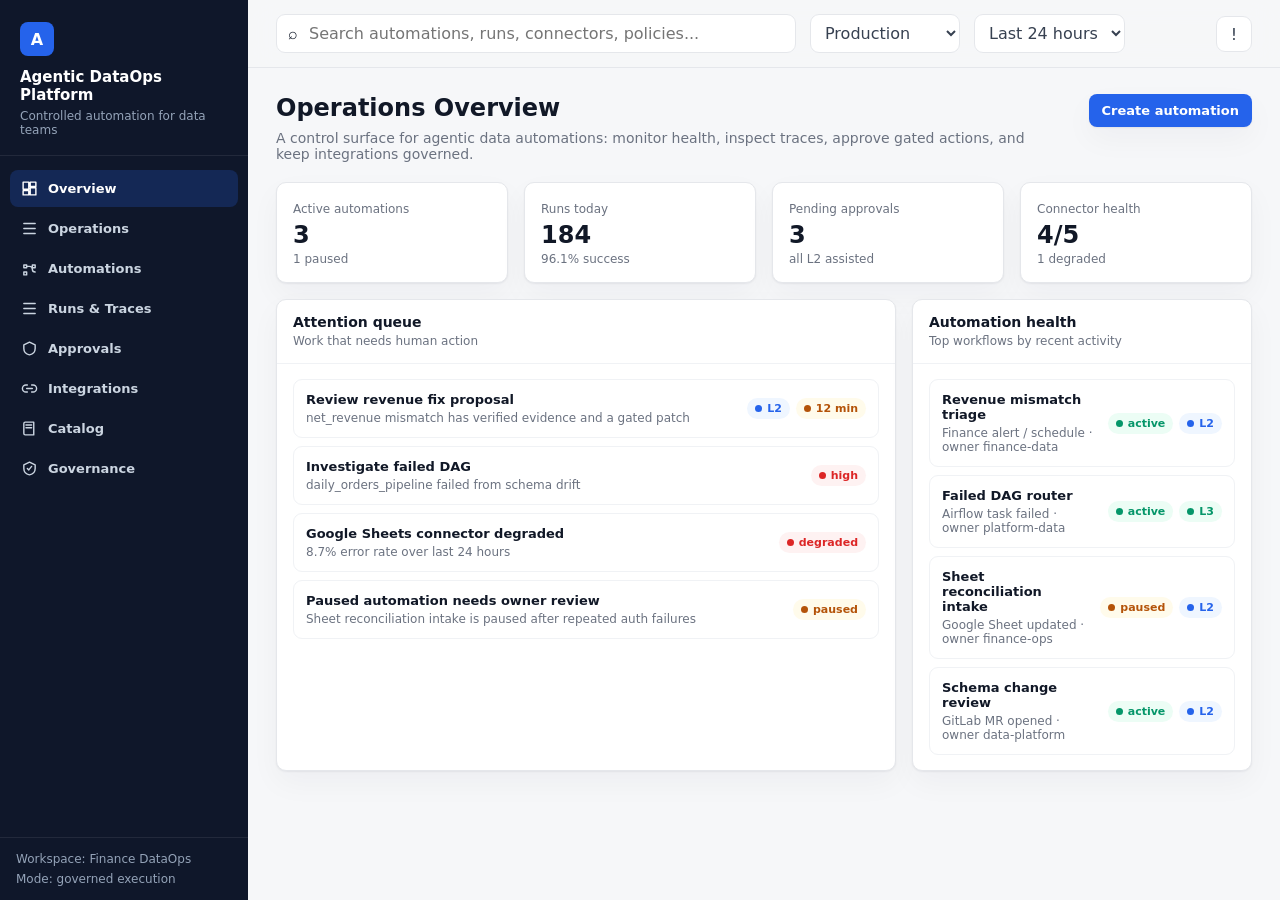
<file: frontend/agentic-platform.html>
<!doctype html>
<html lang="en">
<head>
  <meta charset="utf-8" />
  <meta name="viewport" content="width=device-width, initial-scale=1" />
  <title>Agentic DataOps Platform</title>
  <style>
    :root {
      --bg: #f6f7f9;
      --panel: #ffffff;
      --panel-2: #f9fafb;
      --ink: #111827;
      --muted: #6b7280;
      --line: #e5e7eb;
      --soft-line: #f0f2f5;
      --blue: #2563eb;
      --blue-soft: #eff6ff;
      --green: #059669;
      --green-soft: #ecfdf5;
      --amber: #b45309;
      --amber-soft: #fffbeb;
      --red: #dc2626;
      --red-soft: #fef2f2;
      --slate-soft: #f1f5f9;
      --shadow: 0 1px 2px rgba(15, 23, 42, .06), 0 12px 30px rgba(15, 23, 42, .04);
    }
    * { box-sizing: border-box; }
    body {
      margin: 0;
      background: var(--bg);
      color: var(--ink);
      font-family: Inter, ui-sans-serif, system-ui, -apple-system, BlinkMacSystemFont, "Segoe UI", sans-serif;
      letter-spacing: 0;
    }
    button, input, select { font: inherit; }
    button { cursor: pointer; }
    .app { min-height: 100vh; display: grid; grid-template-columns: 248px 1fr; }
    .sidebar {
      position: sticky; top: 0; height: 100vh;
      background: #0f172a; color: #dbeafe;
      display: flex; flex-direction: column;
    }
    .brand { padding: 22px 20px 18px; border-bottom: 1px solid rgba(255,255,255,.08); }
    .brand-mark {
      width: 34px; height: 34px; border-radius: 8px; background: #2563eb;
      display: grid; place-items: center; color: white; font-weight: 800; margin-bottom: 12px;
    }
    .brand h1 { margin: 0; font-size: 15px; line-height: 1.2; color: white; }
    .brand p { margin: 5px 0 0; font-size: 12px; color: #94a3b8; }
    .nav { padding: 14px 10px; display: grid; gap: 3px; }
    .nav button {
      width: 100%; text-align: left; color: #cbd5e1; background: transparent; border: 0;
      padding: 10px 11px; border-radius: 8px; display: flex; gap: 10px; align-items: center;
      font-size: 13px; font-weight: 600;
    }
    .nav button.active { background: rgba(37, 99, 235, .22); color: #fff; }
    .nav button:hover { background: rgba(255,255,255,.07); color: #fff; }
    .nav svg { width: 17px; height: 17px; flex: 0 0 auto; }
    .sidebar-foot {
      margin-top: auto; padding: 14px 16px; border-top: 1px solid rgba(255,255,255,.08);
      font-size: 12px; color: #94a3b8;
    }
    .main { min-width: 0; }
    .topbar {
      position: sticky; top: 0; z-index: 10;
      background: rgba(246, 247, 249, .86); backdrop-filter: blur(14px);
      border-bottom: 1px solid var(--line);
      padding: 14px 28px; display: flex; align-items: center; gap: 14px;
    }
    .search {
      width: min(520px, 42vw); display: flex; align-items: center; gap: 9px;
      background: var(--panel); border: 1px solid var(--line); border-radius: 9px; padding: 8px 11px;
    }
    .search input { border: 0; outline: 0; background: transparent; width: 100%; color: var(--ink); }
    .select, .icon-btn {
      border: 1px solid var(--line); background: var(--panel); color: #374151;
      border-radius: 9px; padding: 8px 10px;
    }
    .icon-btn { width: 36px; height: 36px; display: grid; place-items: center; margin-left: auto; }
    .content { padding: 26px 28px 42px; max-width: 1480px; }
    .page-head {
      display: flex; justify-content: space-between; gap: 22px; align-items: flex-start; margin-bottom: 20px;
    }
    .page-head h2 { margin: 0; font-size: 24px; line-height: 1.2; }
    .page-head p { margin: 7px 0 0; color: var(--muted); font-size: 14px; max-width: 760px; }
    .primary {
      border: 0; background: var(--blue); color: white; border-radius: 8px; padding: 9px 13px;
      font-size: 13px; font-weight: 700; box-shadow: var(--shadow);
    }
    .secondary {
      border: 1px solid var(--line); background: var(--panel); color: #374151; border-radius: 8px;
      padding: 8px 12px; font-size: 13px; font-weight: 700;
    }
    .grid { display: grid; gap: 16px; }
    .cols-4 { grid-template-columns: repeat(4, minmax(0, 1fr)); }
    .cols-3 { grid-template-columns: repeat(3, minmax(0, 1fr)); }
    .cols-main { grid-template-columns: minmax(0, 1.4fr) minmax(340px, .6fr); }
    .panel {
      background: var(--panel); border: 1px solid var(--line); border-radius: 10px; box-shadow: var(--shadow);
    }
    .panel-h {
      padding: 14px 16px; border-bottom: 1px solid var(--soft-line);
      display: flex; align-items: center; justify-content: space-between; gap: 12px;
    }
    .panel-h h3 { margin: 0; font-size: 14px; }
    .panel-h span { color: var(--muted); font-size: 12px; }
    .panel-b { padding: 15px 16px; }
    .metric { padding: 15px 16px; }
    .metric small { color: var(--muted); font-size: 12px; }
    .metric strong { display: block; margin-top: 5px; font-size: 24px; line-height: 1.1; }
    .metric em { font-style: normal; color: var(--muted); font-size: 12px; }
    .list { display: grid; gap: 8px; }
    .row {
      border: 1px solid var(--soft-line); border-radius: 9px; padding: 12px;
      display: grid; grid-template-columns: 1fr auto; gap: 12px; align-items: center;
      background: #fff;
    }
    .row:hover { border-color: #bfdbfe; }
    .row-title { font-size: 13px; font-weight: 750; display: flex; gap: 8px; align-items: center; }
    .row-sub { margin-top: 4px; color: var(--muted); font-size: 12px; }
    .badges { display: flex; flex-wrap: wrap; gap: 6px; align-items: center; }
    .badge {
      display: inline-flex; align-items: center; gap: 5px; border-radius: 999px; padding: 4px 8px;
      font-size: 11px; font-weight: 750; white-space: nowrap;
    }
    .b-green { color: var(--green); background: var(--green-soft); }
    .b-red { color: var(--red); background: var(--red-soft); }
    .b-amber { color: var(--amber); background: var(--amber-soft); }
    .b-blue { color: var(--blue); background: var(--blue-soft); }
    .b-slate { color: #475569; background: var(--slate-soft); }
    .dot { width: 7px; height: 7px; border-radius: 999px; background: currentColor; }
    table { width: 100%; border-collapse: collapse; }
    th {
      color: var(--muted); font-size: 11px; text-align: left; font-weight: 750;
      text-transform: uppercase; border-bottom: 1px solid var(--soft-line); padding: 10px 12px;
    }
    td { border-bottom: 1px solid var(--soft-line); padding: 11px 12px; font-size: 13px; vertical-align: middle; }
    tr:hover td { background: #fafafa; }
    .mono { font-family: "SFMono-Regular", Consolas, "Liberation Mono", monospace; font-size: 12px; }
    .split { display: grid; grid-template-columns: minmax(0, 1fr) 380px; gap: 16px; }
    .trace { display: grid; gap: 0; }
    .trace-step {
      display: grid; grid-template-columns: 28px 1fr auto; gap: 10px; padding: 12px 0;
      border-bottom: 1px solid var(--soft-line);
    }
    .trace-step:last-child { border-bottom: 0; }
    .trace-index {
      width: 24px; height: 24px; border-radius: 999px; background: var(--slate-soft);
      display: grid; place-items: center; font-size: 11px; font-weight: 800; color: #475569;
    }
    .trace-step.success .trace-index { background: var(--green-soft); color: var(--green); }
    .trace-step.warn .trace-index { background: var(--amber-soft); color: var(--amber); }
    .trace-step.fail .trace-index { background: var(--red-soft); color: var(--red); }
    .trace-main strong { display: block; font-size: 13px; }
    .trace-main span { display: block; color: var(--muted); font-size: 12px; margin-top: 3px; }
    .drawer {
      background: var(--panel); border: 1px solid var(--line); border-radius: 10px; box-shadow: var(--shadow);
      position: sticky; top: 78px; align-self: start; overflow: hidden;
    }
    .drawer .empty { color: var(--muted); font-size: 13px; line-height: 1.5; padding: 18px; }
    .kv { display: grid; gap: 10px; }
    .kv div { display: flex; justify-content: space-between; gap: 14px; font-size: 12px; }
    .kv span { color: var(--muted); }
    .tabs { display: flex; gap: 6px; border-bottom: 1px solid var(--line); margin-bottom: 16px; }
    .tabs button {
      border: 0; background: transparent; padding: 10px 11px; font-weight: 750; font-size: 13px;
      color: var(--muted); border-bottom: 2px solid transparent;
    }
    .tabs button.active { color: var(--blue); border-color: var(--blue); }
    .form-grid { display: grid; grid-template-columns: 1fr 1fr; gap: 12px; }
    .field label { display: block; color: var(--muted); font-size: 12px; margin-bottom: 6px; }
    .field input, .field select {
      width: 100%; border: 1px solid var(--line); border-radius: 8px; padding: 9px 10px; background: white;
    }
    .canvas {
      display: grid; grid-template-columns: repeat(5, minmax(130px, 1fr)); align-items: center; gap: 8px;
      padding: 12px; background: var(--panel-2); border: 1px solid var(--soft-line); border-radius: 10px;
    }
    .node {
      background: white; border: 1px solid var(--line); border-radius: 9px; padding: 11px;
      min-height: 76px;
    }
    .node b { display: block; font-size: 12px; }
    .node span { display: block; color: var(--muted); font-size: 11px; margin-top: 4px; }
    .arrow { text-align: center; color: #94a3b8; font-weight: 800; }
    @media (max-width: 1100px) {
      .app { grid-template-columns: 1fr; }
      .sidebar { position: relative; height: auto; }
      .nav { grid-template-columns: repeat(2, 1fr); }
      .cols-4, .cols-3, .cols-main, .split { grid-template-columns: 1fr; }
      .search { width: 100%; }
      .topbar { flex-wrap: wrap; }
      .canvas { grid-template-columns: 1fr; }
      .arrow { display: none; }
    }
  </style>
</head>
<body>
  <div class="app">
    <aside class="sidebar">
      <div class="brand">
        <div class="brand-mark">A</div>
        <h1>Agentic DataOps Platform</h1>
        <p>Controlled automation for data teams</p>
      </div>
      <nav class="nav" id="nav"></nav>
      <div class="sidebar-foot">
        <div>Workspace: Finance DataOps</div>
        <div style="margin-top:6px">Mode: governed execution</div>
      </div>
    </aside>
    <main class="main">
      <div class="topbar">
        <label class="search">
          <span aria-hidden="true">⌕</span>
          <input placeholder="Search automations, runs, connectors, policies..." />
        </label>
        <select class="select" aria-label="Environment">
          <option>Production</option>
          <option>Staging</option>
          <option>Development</option>
        </select>
        <select class="select" aria-label="Time range">
          <option>Last 24 hours</option>
          <option>Last 7 days</option>
          <option>Last 30 days</option>
        </select>
        <button class="icon-btn" title="Notifications">!</button>
      </div>
      <section class="content" id="view"></section>
    </main>
  </div>

  <script>
    const navItems = [
      ["overview", "Overview", "M3 13h8V3H3v10Zm0 8h8v-6H3v6Zm10 0h8V11h-8v10Zm0-18v6h8V3h-8Z"],
      ["operations", "Operations", "M4 5h16M4 12h16M4 19h16"],
      ["automations", "Automations", "M4 7h4v4H4V7Zm12 0h4v4h-4V7ZM4 17h4v4H4v-4Zm4-8h4a4 4 0 0 1 4 4v0a4 4 0 0 0 4 4"],
      ["runs", "Runs & Traces", "M4 5h16M4 12h16M4 19h16"],
      ["approvals", "Approvals", "M12 3l8 4v5c0 5-3.5 8-8 9-4.5-1-8-4-8-9V7l8-4Z"],
      ["integrations", "Integrations", "M8 12h8M9 7H7a5 5 0 0 0 0 10h2m6-10h2a5 5 0 0 1 0 10h-2"],
      ["catalog", "Catalog", "M4 5a2 2 0 0 1 2-2h12v18H6a2 2 0 0 1-2-2V5Zm3 2h8M7 11h8"],
      ["governance", "Governance", "M12 3l8 4v5c0 5-3.5 8-8 9-4.5-1-8-4-8-9V7l8-4Zm-3 9 2 2 4-5"]
    ];

    const automations = [
      { id: "auto_revenue_mismatch_triage", name: "Revenue mismatch triage", trigger: "Finance alert / schedule", apps: ["Airflow", "GitLab", "Teams"], status: "active", owner: "finance-data", risk: "L2", success: "96%", last: "12 min ago" },
      { id: "auto_failed_dag_router", name: "Failed DAG router", trigger: "Airflow task failed", apps: ["Airflow", "Teams"], status: "active", owner: "platform-data", risk: "L3", success: "91%", last: "23 min ago" },
      { id: "auto_sheet_recon_intake", name: "Sheet reconciliation intake", trigger: "Google Sheet updated", apps: ["Sheets", "Email", "GitLab"], status: "paused", owner: "finance-ops", risk: "L2", success: "88%", last: "2h ago" },
      { id: "auto_schema_change_review", name: "Schema change review", trigger: "GitLab MR opened", apps: ["GitLab", "Catalog"], status: "active", owner: "data-platform", risk: "L2", success: "98%", last: "35 min ago" }
    ];

    const runs = [
      { id: "run_24891", automation: "Revenue mismatch triage", status: "waiting approval", duration: "42s", trigger: "Finance alert", failed: "", cost: "$0.11", started: "12 min ago" },
      { id: "run_24890", automation: "Failed DAG router", status: "success", duration: "18s", trigger: "Airflow failure", failed: "", cost: "$0.04", started: "23 min ago" },
      { id: "run_24889", automation: "Sheet reconciliation intake", status: "failed", duration: "31s", trigger: "Sheet update", failed: "Google Sheets MCP", cost: "$0.07", started: "2h ago" },
      { id: "run_24888", automation: "Schema change review", status: "success", duration: "54s", trigger: "GitLab MR", failed: "", cost: "$0.16", started: "3h ago" }
    ];

    const dags = [
      { id: "revenue_daily_dag", status: "failed", owner: "finance-data", sla: "04:00", last: "today 04:01", runtime: "0/80m", success: "86%", alert: "net_revenue overstated 2.1%" },
      { id: "load_stripe_payments", status: "failed", owner: "data-platform", sla: "03:00", last: "today 03:02", runtime: "0/120m", success: "71%", alert: "HTTP 429 after 3 retries" },
      { id: "stg_payment_dag", status: "running", owner: "data-platform", sla: "03:30", last: "running", runtime: "45/90m", success: "95%", alert: "" },
      { id: "daily_orders_pipeline", status: "failed", owner: "orders-data", sla: "02:30", last: "today 02:31", runtime: "0/60m", success: "80%", alert: "required column order_channel added" },
      { id: "export_finance_report", status: "success", owner: "bi-team", sla: "05:00", last: "today 05:03", runtime: "18/20m", success: "98%", alert: "" }
    ];

    const alerts = [
      {
        id: "dq_2026_0607",
        title: "net_revenue is overstated by 2.1%",
        severity: "high",
        status: "needs approval",
        dag: "revenue_daily_dag",
        source: "Reconciliation check",
        why: "Source has a new refund_status value PARTIAL_REFUND, but revenue_daily.sql only subtracts refunded_amount when refund_status = REFUNDED.",
        evidence: ["enum_drift: PARTIAL_REFUND", "code_search: mapping handles only REFUNDED", "impact_simulation: affected_amount 210,000,000"],
        proposal: "Update revenue_daily.sql to subtract refunded_amount for REFUNDED and PARTIAL_REFUND, then add an accepted_values dbt test for refund_status.",
        review: "Patch is narrow, but requires Finance approval because it changes a revenue metric.",
        validation: "Reconciliation before fix: 2.10%. After fix: 0.00%. dbt test catches old bug and passes after patch."
      },
      {
        id: "dq_2026_0608",
        title: "amount null spike detected",
        severity: "medium",
        status: "escalated",
        dag: "stg_payment_dag",
        source: "Null rate monitor",
        why: "amount null_rate jumped to 40% on partition 2026-06-08. This looks like an ingestion quality issue, not a safe code patch.",
        evidence: ["null_check: 80/200 rows null", "freshness: partition loaded", "volume: normal"],
        proposal: "Notify data-platform owner, block downstream revenue publishing for the affected partition, and request source replay.",
        review: "No code patch proposed. Human owner should resolve upstream data quality.",
        validation: "Rerun null_check after replay. Continue only when amount null_rate < 5%."
      },
      {
        id: "dag_orders_schema",
        title: "daily_orders_pipeline schema drift",
        severity: "high",
        status: "draft fix",
        dag: "daily_orders_pipeline",
        source: "Airflow failed task",
        why: "Upstream raw.orders added required column order_channel. The staging model contract has not been updated.",
        evidence: ["schema_diff: + order_channel required", "compile_stg_orders failed", "downstream: Orders dashboard"],
        proposal: "Draft GitLab MR to add order_channel to stg_orders, update contract docs, and add a not_null test.",
        review: "Requires data owner review because it changes the published staging schema.",
        validation: "Compile staging model and run contract tests before merge."
      }
    ];

    let selectedAlert = alerts[0];

    const approvals = [
      { id: "ap_1042", title: "Create GitLab MR for refund mapping", impact: "net_revenue, finance_revenue_report", risk: "L2", requester: "Revenue mismatch triage", age: "12 min" },
      { id: "ap_1041", title: "Send Teams incident summary to Finance", impact: "Finance channel notification", risk: "L2", requester: "Sheet reconciliation intake", age: "48 min" },
      { id: "ap_1040", title: "Write RCA memory after validated run", impact: "Long-term incident memory", risk: "L2", requester: "Revenue mismatch triage", age: "1h" }
    ];

    const integrations = [
      { name: "Airflow", type: "MCP", status: "healthy", auth: "service account", scopes: "read, retry", calls: "1,283", errors: "0.4%" },
      { name: "GitLab", type: "MCP", status: "healthy", auth: "project token", scopes: "read, draft MR", calls: "342", errors: "0.2%" },
      { name: "Microsoft Teams", type: "MCP", status: "attention", auth: "OAuth", scopes: "send draft, notify", calls: "97", errors: "2.1%" },
      { name: "Google Sheets", type: "MCP", status: "degraded", auth: "OAuth", scopes: "read ranges", calls: "211", errors: "8.7%" },
      { name: "Email", type: "MCP", status: "healthy", auth: "OAuth", scopes: "read inbox", calls: "423", errors: "0.5%" }
    ];

    const trace = [
      ["success", "Trigger received", "Finance alert matched automation auto_revenue_mismatch_triage", "240ms"],
      ["success", "Planner generated execution plan", "Selected retrieval, SQL profile, code search, impact simulation", "1.8s"],
      ["success", "Tool execution", "sql_profile, lineage_lookup, GitLab code search completed", "12.4s"],
      ["success", "Evidence verification", "4 claims verified, 1 business rule requires approval", "4.9s"],
      ["warn", "Action gated by policy", "Create MR requires L2 human approval", "90ms"]
    ];

    const policies = [
      ["L1 read-only", "Allowed", "Catalog lookup, lineage, SQL profile"],
      ["L2 assisted", "Approval required", "Draft MR, write memory, send external update"],
      ["L3 reversible", "Auto with audit", "Retry transient job, refresh metadata"],
      ["Production deploy", "Blocked", "No direct deploy from agent in MVP"]
    ];

    let current = "overview";
    let selectedRun = runs[0];

    function icon(path) {
      return `<svg viewBox="0 0 24 24" fill="none" stroke="currentColor" stroke-width="2" stroke-linecap="round" stroke-linejoin="round"><path d="${path}"/></svg>`;
    }
    function badge(text, tone) {
      const map = { active: "green", success: "green", healthy: "green", degraded: "red", failed: "red", paused: "amber", attention: "amber", pending: "amber", "waiting approval": "amber", L1: "slate", L2: "blue", L3: "green" };
      const t = tone || map[text] || "slate";
      return `<span class="badge b-${t}"><span class="dot"></span>${text}</span>`;
    }
    function row(title, sub, right, onclick = "") {
      return `<div class="row" ${onclick}><div><div class="row-title">${title}</div><div class="row-sub">${sub}</div></div><div class="badges">${right}</div></div>`;
    }
    function page(title, sub, action, body) {
      return `<div class="page-head"><div><h2>${title}</h2><p>${sub}</p></div>${action || ""}</div>${body}`;
    }
    function panel(title, sub, body, right = "") {
      return `<section class="panel"><div class="panel-h"><div><h3>${title}</h3>${sub ? `<span>${sub}</span>` : ""}</div>${right}</div><div class="panel-b">${body}</div></section>`;
    }
    function metric(label, value, detail) {
      return `<div class="panel metric"><small>${label}</small><strong>${value}</strong><em>${detail}</em></div>`;
    }

    function renderNav() {
      document.getElementById("nav").innerHTML = navItems.map(([key, label, svg]) =>
        `<button class="${current === key ? "active" : ""}" onclick="go('${key}')">${icon(svg)}${label}</button>`
      ).join("");
    }

    function overview() {
      const attention = [
        row("Review revenue fix proposal", "net_revenue mismatch has verified evidence and a gated patch", badge("L2") + badge("12 min", "amber"), `onclick="go('operations')"`),
        row("Investigate failed DAG", "daily_orders_pipeline failed from schema drift", badge("high", "red"), `onclick="go('operations')"`),
        row("Google Sheets connector degraded", "8.7% error rate over last 24 hours", badge("degraded")),
        row("Paused automation needs owner review", "Sheet reconciliation intake is paused after repeated auth failures", badge("paused"))
      ].join("");
      const autoHealth = automations.map(a => row(a.name, `${a.trigger} · owner ${a.owner}`, badge(a.status) + badge(a.risk))).join("");
      return page(
        "Operations Overview",
        "A control surface for agentic data automations: monitor health, inspect traces, approve gated actions, and keep integrations governed.",
        `<button class="primary" onclick="go('automations')">Create automation</button>`,
        `<div class="grid cols-4">
          ${metric("Active automations", "3", "1 paused")}
          ${metric("Runs today", "184", "96.1% success")}
          ${metric("Pending approvals", "3", "all L2 assisted")}
          ${metric("Connector health", "4/5", "1 degraded")}
        </div>
        <div class="grid cols-main" style="margin-top:16px">
          ${panel("Attention queue", "Work that needs human action", `<div class="list">${attention}</div>`)}
          ${panel("Automation health", "Top workflows by recent activity", `<div class="list">${autoHealth}</div>`)}
        </div>`
      );
    }

    function operationsView() {
      const dagTable = `<table><thead><tr><th>DAG</th><th>Status</th><th>SLA</th><th>Runtime</th><th>Owner</th><th>Alert</th></tr></thead><tbody>
        ${dags.map(d => `<tr><td><strong>${d.id}</strong><div class="row-sub">${d.last} · success ${d.success}</div></td><td>${badge(d.status)}</td><td>${d.sla}</td><td>${d.runtime}</td><td>${d.owner}</td><td>${d.alert || "—"}</td></tr>`).join("")}
      </tbody></table>`;
      const alertList = alerts.map((a, i) => row(
        a.title,
        `${a.source} · ${a.dag}`,
        badge(a.severity, a.severity === "high" ? "red" : "amber") + badge(a.status, a.status === "needs approval" ? "amber" : "blue"),
        `onclick="selectAlert(${i})" style="cursor:pointer"`
      )).join("");
      return page(
        "Operations",
        "The day-to-day Data Engineering cockpit: watch DAGs, inspect alerts, understand why something is wrong, and review the agent proposal before action.",
        `<button class="secondary">Open Airflow</button>`,
        `<div class="grid cols-main">
          <div class="grid">
            ${panel("DAG monitor", "Airflow / Dagster / Prefect status with owner and SLA context", dagTable)}
            ${panel("Alert queue", "Prioritized anomalies and failed jobs", `<div class="list">${alertList}</div>`)}
          </div>
          ${alertDetail()}
        </div>`
      );
    }

    function alertDetail() {
      const a = selectedAlert || alerts[0];
      const evidence = a.evidence.map(e => `<li>${e}</li>`).join("");
      return `<aside class="drawer">
        <div class="panel-h"><div><h3>${a.title}</h3><span>${a.dag} · ${a.source}</span></div>${badge(a.status, a.status === "needs approval" ? "amber" : "blue")}</div>
        <div class="panel-b">
          <div class="tabs" style="margin-bottom:12px">
            <button class="active">Why</button><button>Evidence</button><button>Proposal</button><button>Review</button>
          </div>
          <div class="kv">
            <div><span>Severity</span><b>${a.severity}</b></div>
            <div><span>Decision</span><b>${a.status}</b></div>
          </div>
          <div style="margin-top:16px">
            <h3 style="font-size:13px;margin:0 0 6px">Why it is wrong</h3>
            <p class="row-sub" style="font-size:13px;line-height:1.5;margin:0">${a.why}</p>
          </div>
          <div style="margin-top:16px">
            <h3 style="font-size:13px;margin:0 0 6px">Evidence</h3>
            <ul class="row-sub" style="font-size:13px;line-height:1.6;margin:0;padding-left:18px">${evidence}</ul>
          </div>
          <div style="margin-top:16px">
            <h3 style="font-size:13px;margin:0 0 6px">Agent proposal</h3>
            <p class="row-sub" style="font-size:13px;line-height:1.5;margin:0">${a.proposal}</p>
          </div>
          <div style="margin-top:16px">
            <h3 style="font-size:13px;margin:0 0 6px">Review and validation</h3>
            <p class="row-sub" style="font-size:13px;line-height:1.5;margin:0">${a.review}</p>
            <p class="row-sub" style="font-size:13px;line-height:1.5;margin:8px 0 0">${a.validation}</p>
          </div>
          <div style="display:flex;gap:8px;margin-top:18px">
            <button class="primary">Review action</button>
            <button class="secondary">Open trace</button>
          </div>
        </div>
      </aside>`;
    }

    function automationsView() {
      const table = `<table><thead><tr><th>Automation</th><th>Trigger</th><th>Integrations</th><th>Owner</th><th>Risk</th><th>Status</th><th>Success</th></tr></thead><tbody>
        ${automations.map(a => `<tr><td><strong>${a.name}</strong><div class="mono">${a.id}</div></td><td>${a.trigger}</td><td>${a.apps.join(", ")}</td><td>${a.owner}</td><td>${badge(a.risk)}</td><td>${badge(a.status)}</td><td>${a.success}</td></tr>`).join("")}
      </tbody></table>`;
      const canvas = `<div class="canvas">
        <div class="node"><b>Trigger</b><span>Airflow task failed</span></div><div class="arrow">→</div>
        <div class="node"><b>Plan</b><span>Classify failure and select tools</span></div><div class="arrow">→</div>
        <div class="node"><b>Execute</b><span>Read logs, inspect lineage, search code</span></div><div class="arrow">→</div>
        <div class="node"><b>Verify</b><span>Check evidence and policy tier</span></div><div class="arrow">→</div>
        <div class="node"><b>Act</b><span>Retry, draft MR, or request approval</span></div>
      </div>`;
      return page("Automations", "Define and operate governed data workflows. Each automation has a trigger, tool plan, integration scope, risk tier, and owner.",
        `<button class="primary">New automation</button>`,
        `<div class="grid">${panel("Automation inventory", "Production workflows", table)}${panel("Workflow blueprint", "Read-only canvas for the selected automation", canvas)}</div>`);
    }

    function runsView() {
      const table = `<table><thead><tr><th>Run</th><th>Automation</th><th>Status</th><th>Trigger</th><th>Duration</th><th>Failed step</th><th>Cost</th></tr></thead><tbody>
        ${runs.map((r, i) => `<tr onclick="selectRun(${i})" style="cursor:pointer"><td class="mono">${r.id}</td><td>${r.automation}<div class="row-sub">${r.started}</div></td><td>${badge(r.status)}</td><td>${r.trigger}</td><td>${r.duration}</td><td>${r.failed || "—"}</td><td>${r.cost}</td></tr>`).join("")}
      </tbody></table>`;
      return page("Runs & Traces", "Debug every agent execution from trigger to tool calls, verification, policy gates, and final action.",
        `<button class="secondary">Export traces</button>`,
        `<div class="split">${panel("Run history", "Click a run to inspect its trace", table)}${drawer()}</div>`);
    }

    function drawer() {
      if (!selectedRun) return `<aside class="drawer"><div class="empty">Select a run to inspect trace, evidence, errors, and policy decisions.</div></aside>`;
      const steps = trace.map((s, i) => `<div class="trace-step ${s[0]}"><div class="trace-index">${i + 1}</div><div class="trace-main"><strong>${s[1]}</strong><span>${s[2]}</span></div><span class="mono">${s[3]}</span></div>`).join("");
      return `<aside class="drawer">
        <div class="panel-h"><div><h3>${selectedRun.id}</h3><span>${selectedRun.automation}</span></div>${badge(selectedRun.status)}</div>
        <div class="panel-b">
          <div class="kv">
            <div><span>Trigger</span><b>${selectedRun.trigger}</b></div>
            <div><span>Duration</span><b>${selectedRun.duration}</b></div>
            <div><span>Cost</span><b>${selectedRun.cost}</b></div>
            <div><span>Policy outcome</span><b>Approval required</b></div>
          </div>
          <div class="trace" style="margin-top:14px">${steps}</div>
        </div>
      </aside>`;
    }

    function approvalsView() {
      const items = approvals.map(a => row(a.title, `${a.requester} · impact: ${a.impact}`, badge(a.risk) + badge(a.age, "amber") + `<button class="primary">Review</button>`)).join("");
      return page("Approvals", "A focused inbox for gated agent actions. Review evidence, impact, rollback path, and audit context before allowing side effects.",
        `<button class="secondary">Approval policy</button>`,
        `<div class="grid cols-main">
          ${panel("Pending approval inbox", "Actions blocked by governance", `<div class="list">${items}</div>`)}
          ${panel("Review checklist", "Required before approving", `<div class="kv">
            <div><span>Evidence verified</span><b>Required</b></div>
            <div><span>Impact simulated</span><b>Required</b></div>
            <div><span>Rollback path</span><b>Required</b></div>
            <div><span>Owner notified</span><b>Required for L2+</b></div>
          </div>`)}
        </div>`);
    }

    function integrationsView() {
      const table = `<table><thead><tr><th>Connector</th><th>Type</th><th>Status</th><th>Auth</th><th>Scopes</th><th>Calls</th><th>Error rate</th></tr></thead><tbody>
        ${integrations.map(i => `<tr><td><strong>${i.name}</strong></td><td>${i.type}</td><td>${badge(i.status)}</td><td>${i.auth}</td><td>${i.scopes}</td><td>${i.calls}</td><td>${i.errors}</td></tr>`).join("")}
      </tbody></table>`;
      return page("Integrations", "Manage MCP-backed systems and connector health. Tools exposed to agents remain allow-listed and governed.",
        `<button class="primary">Add connector</button>`,
        `<div class="grid">${panel("Connector health", "MCP servers and external systems", table)}${panel("MCP boundary", "Recommended routing", `<div class="canvas">
          <div class="node"><b>Planner</b><span>Requests capability</span></div><div class="arrow">→</div>
          <div class="node"><b>Tool Registry</b><span>Maps canonical tool</span></div><div class="arrow">→</div>
          <div class="node"><b>Policy Gate</b><span>Checks tier and approval</span></div><div class="arrow">→</div>
          <div class="node"><b>MCP Gateway</b><span>Calls allow-listed tool</span></div><div class="arrow">→</div>
          <div class="node"><b>External System</b><span>Airflow, GitLab, Teams</span></div>
        </div>`)}</div>`);
    }

    function catalogView() {
      return page("Data Catalog", "A compact workspace for tables, metrics, owners, contracts, and lineage used by automations and investigations.",
        `<button class="secondary">Sync metadata</button>`,
        `<div class="grid cols-3">
          ${panel("Critical metrics", "Business definitions", `<div class="list">${row("net_revenue", "Owner Finance · source payment_txn, order_fact", badge("healthy"))}${row("gross_revenue", "Owner Finance · source payment_txn", badge("healthy"))}${row("margin", "Owner Finance · stale contract", badge("attention"))}</div>`)}
          ${panel("Data assets", "Tables and reports", `<div class="list">${row("payment_txn", "1.27M rows · source layer", badge("healthy"))}${row("revenue_daily", "mart · stale yesterday", badge("attention"))}${row("finance_revenue_report", "dashboard · downstream Finance", badge("attention"))}</div>`)}
          ${panel("Lineage summary", "Blast radius preview", `<div class="canvas" style="grid-template-columns:1fr"><div class="node"><b>payment_txn</b><span>→ stg_payment → revenue_daily → net_revenue → finance_revenue_report</span></div></div>`)}
        </div>`);
    }

    function governanceView() {
      const table = `<table><thead><tr><th>Tier</th><th>Default decision</th><th>Examples</th></tr></thead><tbody>
        ${policies.map(p => `<tr><td><strong>${p[0]}</strong></td><td>${p[1]}</td><td>${p[2]}</td></tr>`).join("")}
      </tbody></table>`;
      return page("Governance", "Define what agents may read, draft, retry, notify, or block. Every tool call and approval remains auditable.",
        `<button class="primary">Create policy</button>`,
        `<div class="grid cols-main">
          ${panel("Permission tiers", "Execution policy", table)}
          ${panel("Audit posture", "Current controls", `<div class="kv">
            <div><span>Raw rows to LLM</span><b>Blocked</b></div>
            <div><span>Production deploy</span><b>Blocked in MVP</b></div>
            <div><span>External write</span><b>Approval required</b></div>
            <div><span>MCP tool access</span><b>Allow-list only</b></div>
          </div>`)}
        </div>`);
    }

    function render() {
      renderNav();
      const views = { overview, operations: operationsView, automations: automationsView, runs: runsView, approvals: approvalsView, integrations: integrationsView, catalog: catalogView, governance: governanceView };
      document.getElementById("view").innerHTML = views[current]();
    }
    function go(key) { current = key; render(); }
    function selectRun(index) { selectedRun = runs[index]; render(); }
    function selectAlert(index) { selectedAlert = alerts[index]; render(); }
    window.go = go;
    window.selectRun = selectRun;
    window.selectAlert = selectAlert;
    render();
  </script>
</body>
</html>
</file>
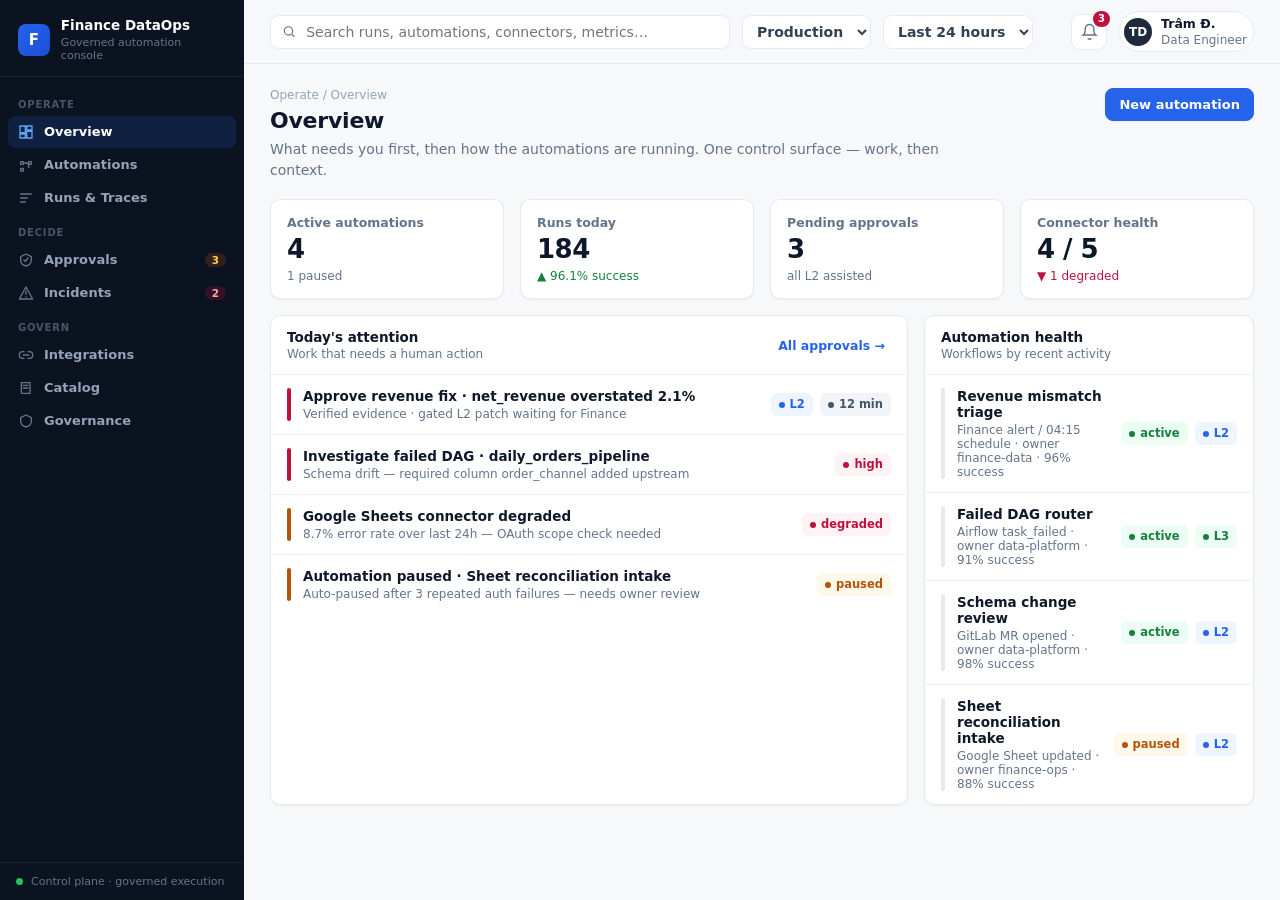
<file: frontend/console.html>
<!doctype html>
<html lang="en">
<head>
  <meta charset="utf-8" />
  <meta name="viewport" content="width=device-width, initial-scale=1" />
  <title>Finance DataOps Console</title>
  <style>
    :root {
      /* neutral base — color carries meaning, not decoration */
      --bg: #f7f8fa;
      --panel: #ffffff;
      --panel-2: #fbfcfd;
      --ink: #0f172a;
      --ink-2: #334155;
      --muted: #64748b;
      --faint: #94a3b8;
      --line: #e6e9ee;
      --soft: #eef1f5;
      /* single accent */
      --accent: #2563eb;
      --accent-soft: #eff5ff;
      /* status — restrained, meaningful */
      --ok: #15803d;     --ok-soft: #ecfdf3;
      --warn: #b45309;   --warn-soft: #fff8eb;
      --bad: #be123c;    --bad-soft: #fef2f4;
      --neutral: #475569; --neutral-soft: #f1f5f9;
      --shadow: 0 1px 2px rgba(15,23,42,.05);
      --shadow-lg: 0 1px 2px rgba(15,23,42,.06), 0 16px 40px rgba(15,23,42,.06);
      --r: 10px;
    }
    * { box-sizing: border-box; }
    html, body { margin: 0; }
    body {
      background: var(--bg); color: var(--ink);
      font-family: Inter, ui-sans-serif, system-ui, -apple-system, "Segoe UI", sans-serif;
      font-size: 14px; -webkit-font-smoothing: antialiased;
    }
    button, input, select, textarea { font: inherit; color: inherit; }
    button { cursor: pointer; }
    a { color: inherit; }

    .app { min-height: 100vh; display: grid; grid-template-columns: 244px 1fr; }

    /* ── Sidebar ── */
    .side { position: sticky; top: 0; height: 100vh; background: #0c1320; color: #cbd5e1;
            display: flex; flex-direction: column; overflow: hidden; }
    .brand { padding: 18px 18px 14px; display: flex; gap: 11px; align-items: center;
             border-bottom: 1px solid rgba(255,255,255,.07); }
    .brand .mk { width: 32px; height: 32px; border-radius: 8px;
                 background: linear-gradient(135deg,#2563eb,#1d4ed8); color: #fff;
                 display: grid; place-items: center; font-weight: 800; font-size: 15px; }
    .brand h1 { margin: 0; font-size: 13.5px; color: #fff; line-height: 1.15; }
    .brand p { margin: 2px 0 0; font-size: 11px; color: #64748b; }
    .nav { padding: 10px 8px; display: grid; gap: 1px; overflow-y: auto; }
    .nav .sec { font-size: 10px; letter-spacing: .08em; text-transform: uppercase;
                color: #475569; padding: 12px 10px 5px; font-weight: 700; }
    .nav button { width: 100%; text-align: left; background: transparent; border: 0;
                  color: #94a3b8; padding: 8px 10px; border-radius: 7px; font-size: 13px;
                  font-weight: 550; display: flex; gap: 10px; align-items: center; }
    .nav button:hover { background: rgba(255,255,255,.05); color: #e2e8f0; }
    .nav button.active { background: rgba(37,99,235,.16); color: #fff; }
    .nav button.active svg { color: #60a5fa; }
    .nav svg { width: 16px; height: 16px; flex: 0 0 auto; color: #64748b; }
    .nav .pill { margin-left: auto; font-size: 10.5px; font-weight: 800; padding: 1px 7px;
                 border-radius: 999px; background: rgba(190,18,60,.22); color: #fda4af; }
    .nav .pill.amber { background: rgba(180,83,9,.22); color: #fcd34d; }
    .side-foot { margin-top: auto; padding: 12px 16px; border-top: 1px solid rgba(255,255,255,.07);
                 font-size: 11px; color: #64748b; display: flex; align-items: center; gap: 8px; }
    .side-foot .dot { width: 7px; height: 7px; border-radius: 999px; background: #22c55e; }

    /* ── Topbar ── */
    .main { min-width: 0; }
    .top { position: sticky; top: 0; z-index: 20; background: rgba(247,248,250,.82);
           backdrop-filter: blur(12px); border-bottom: 1px solid var(--line);
           padding: 11px 26px; display: flex; align-items: center; gap: 12px; }
    .search { flex: 0 1 460px; display: flex; align-items: center; gap: 8px; background: var(--panel);
              border: 1px solid var(--line); border-radius: 9px; padding: 7px 11px; color: var(--muted); }
    .search input { border: 0; outline: 0; background: transparent; width: 100%; color: var(--ink); }
    .sel { border: 1px solid var(--line); background: var(--panel); border-radius: 9px;
           padding: 7px 10px; color: var(--ink-2); font-weight: 550; }
    .top .spacer { margin-left: auto; }
    .iconbtn { width: 36px; height: 36px; border: 1px solid var(--line); background: var(--panel);
               border-radius: 9px; display: grid; place-items: center; position: relative; color: var(--muted); }
    .iconbtn .nb { position: absolute; top: -4px; right: -4px; background: var(--bad); color: #fff;
                   font-size: 10px; font-weight: 800; border-radius: 999px; padding: 0 5px; line-height: 16px; }
    .who { display: flex; align-items: center; gap: 9px; padding: 4px 6px 4px 4px; border: 1px solid var(--line);
           background: var(--panel); border-radius: 999px; }
    .who .av { width: 28px; height: 28px; border-radius: 999px; background: #1e293b; color: #fff;
               display: grid; place-items: center; font-size: 12px; font-weight: 700; }
    .who small { color: var(--muted); font-size: 12px; }

    /* ── Content layout ── */
    .content { padding: 24px 26px 56px; max-width: 1500px; }
    .head { display: flex; justify-content: space-between; align-items: flex-start; gap: 20px; margin-bottom: 18px; }
    .head .crumb { font-size: 12px; color: var(--faint); margin-bottom: 6px; }
    .head h2 { margin: 0; font-size: 22px; letter-spacing: -.01em; }
    .head p { margin: 6px 0 0; color: var(--muted); max-width: 720px; line-height: 1.5; }
    .head .actions { display: flex; gap: 8px; flex: 0 0 auto; }

    .btn { border: 1px solid var(--line); background: var(--panel); color: var(--ink-2);
           border-radius: 8px; padding: 8px 13px; font-size: 13px; font-weight: 650; }
    .btn:hover { border-color: #cbd5e1; }
    .btn.primary { background: var(--accent); border-color: var(--accent); color: #fff; box-shadow: var(--shadow); }
    .btn.primary:hover { background: #1d4ed8; }
    .btn.ok { background: var(--ok); border-color: var(--ok); color: #fff; }
    .btn.bad { background: #fff; border-color: #fecdd3; color: var(--bad); }
    .btn.sm { padding: 5px 10px; font-size: 12px; }

    .grid { display: grid; gap: 16px; }
    .c4 { grid-template-columns: repeat(4, minmax(0,1fr)); }
    .c3 { grid-template-columns: repeat(3, minmax(0,1fr)); }
    .c2 { grid-template-columns: repeat(2, minmax(0,1fr)); }
    .main-side { grid-template-columns: minmax(0,1.5fr) minmax(330px,.55fr); }

    .panel { background: var(--panel); border: 1px solid var(--line); border-radius: var(--r); box-shadow: var(--shadow); }
    .ph { padding: 13px 16px; border-bottom: 1px solid var(--soft); display: flex;
          align-items: center; justify-content: space-between; gap: 10px; }
    .ph h3 { margin: 0; font-size: 13.5px; font-weight: 700; }
    .ph .sub { color: var(--muted); font-size: 12px; margin-top: 2px; }
    .ph .link { color: var(--accent); font-size: 12.5px; font-weight: 650; background: none; border: 0; }
    .pb { padding: 14px 16px; }
    .pb.flush { padding: 0; }

    /* metric */
    .metric { padding: 15px 16px; }
    .metric .k { color: var(--muted); font-size: 12.5px; font-weight: 600; }
    .metric .v { font-size: 26px; font-weight: 750; letter-spacing: -.02em; margin-top: 6px; line-height: 1; }
    .metric .d { margin-top: 7px; font-size: 12px; color: var(--muted); display: flex; align-items: center; gap: 5px; }
    .trend.up { color: var(--ok); } .trend.down { color: var(--bad); }

    /* badges */
    .badge { display: inline-flex; align-items: center; gap: 5px; border-radius: 6px; padding: 3px 8px;
             font-size: 11.5px; font-weight: 700; white-space: nowrap; line-height: 1.4; }
    .badge .d { width: 6px; height: 6px; border-radius: 999px; background: currentColor; }
    .b-ok { color: var(--ok); background: var(--ok-soft); }
    .b-warn { color: var(--warn); background: var(--warn-soft); }
    .b-bad { color: var(--bad); background: var(--bad-soft); }
    .b-acc { color: var(--accent); background: var(--accent-soft); }
    .b-neu { color: var(--neutral); background: var(--neutral-soft); }

    /* worklist rows */
    .list { display: grid; }
    .item { padding: 13px 16px; display: grid; grid-template-columns: auto 1fr auto; gap: 12px;
            align-items: center; border-bottom: 1px solid var(--soft); cursor: pointer; }
    .item:last-child { border-bottom: 0; }
    .item:hover { background: var(--panel-2); }
    .item .lead { width: 4px; align-self: stretch; border-radius: 999px; background: var(--line); }
    .item.high .lead { background: var(--bad); }
    .item.med .lead { background: var(--warn); }
    .item .t { font-size: 13.5px; font-weight: 650; }
    .item .s { color: var(--muted); font-size: 12px; margin-top: 3px; }
    .item .r { display: flex; gap: 7px; align-items: center; }

    /* tables */
    table { width: 100%; border-collapse: collapse; }
    thead th { color: var(--faint); font-size: 11px; text-transform: uppercase; letter-spacing: .04em;
               text-align: left; font-weight: 700; padding: 11px 16px; border-bottom: 1px solid var(--soft); }
    tbody td { padding: 12px 16px; border-bottom: 1px solid var(--soft); font-size: 13px; vertical-align: middle; }
    tbody tr:last-child td { border-bottom: 0; }
    tbody tr.clk { cursor: pointer; }
    tbody tr.clk:hover td { background: var(--panel-2); }
    .mono { font-family: "SFMono-Regular", ui-monospace, Consolas, monospace; font-size: 12px; color: var(--ink-2); }
    .cellsub { color: var(--muted); font-size: 11.5px; margin-top: 2px; }

    /* drawer */
    .drawer { position: sticky; top: 70px; align-self: start; }
    .empty { padding: 40px 22px; text-align: center; color: var(--muted); }
    .empty .ic { width: 40px; height: 40px; margin: 0 auto 12px; border-radius: 10px; background: var(--soft);
                 display: grid; place-items: center; color: var(--faint); }
    .empty p { margin: 0; line-height: 1.5; font-size: 13px; }

    /* key/value */
    .kv { display: grid; gap: 0; }
    .kv > div { display: flex; justify-content: space-between; gap: 14px; padding: 9px 0;
                border-bottom: 1px dashed var(--soft); font-size: 12.5px; }
    .kv > div:last-child { border-bottom: 0; }
    .kv .k { color: var(--muted); }
    .kv .v { font-weight: 650; text-align: right; }

    /* tabs */
    .tabs { display: flex; gap: 4px; border-bottom: 1px solid var(--line); margin-bottom: 16px; }
    .tabs button { border: 0; background: none; padding: 9px 11px; font-weight: 650; font-size: 13px;
                   color: var(--muted); border-bottom: 2px solid transparent; margin-bottom: -1px; }
    .tabs button.active { color: var(--accent); border-color: var(--accent); }

    /* trace tree */
    .trace { display: grid; }
    .tstage { border-bottom: 1px solid var(--soft); }
    .tstage:last-child { border-bottom: 0; }
    .tstage-h { display: grid; grid-template-columns: 26px 1fr auto; gap: 11px; align-items: center;
                padding: 12px 0; }
    .tnode { width: 24px; height: 24px; border-radius: 7px; display: grid; place-items: center;
             font-size: 11px; font-weight: 800; background: var(--neutral-soft); color: var(--neutral); }
    .tstage.ok .tnode { background: var(--ok-soft); color: var(--ok); }
    .tstage.warn .tnode { background: var(--warn-soft); color: var(--warn); }
    .tstage.bad .tnode { background: var(--bad-soft); color: var(--bad); }
    .tstage-h .nm { font-weight: 700; font-size: 13px; }
    .tstage-h .ds { color: var(--muted); font-size: 12px; margin-top: 2px; }
    .tsub { padding: 0 0 12px 37px; display: grid; gap: 7px; }
    .tcall { display: grid; grid-template-columns: 1fr auto; gap: 10px; align-items: center;
             border: 1px solid var(--soft); border-radius: 8px; padding: 9px 11px; background: var(--panel-2); }
    .tcall .nm { font-size: 12.5px; font-weight: 600; display: flex; align-items: center; gap: 8px; }
    .tcall .meta { color: var(--muted); font-size: 11.5px; margin-top: 2px; }

    /* evidence cards */
    .evi { display: grid; gap: 8px; }
    .evcard { border: 1px solid var(--soft); border-radius: 9px; padding: 11px 12px; background: var(--panel-2); }
    .evcard .top { display: flex; justify-content: space-between; gap: 10px; align-items: center; }
    .evcard .ty { font-size: 11px; font-weight: 700; color: var(--accent); text-transform: uppercase; letter-spacing: .03em; }
    .evcard .bd { font-size: 12.5px; margin-top: 6px; line-height: 1.5; color: var(--ink-2); }

    /* diff */
    .diff { border: 1px solid var(--line); border-radius: 9px; overflow: hidden; font-family: ui-monospace, Consolas, monospace; font-size: 12px; }
    .diff .ln { padding: 4px 12px; white-space: pre-wrap; }
    .diff .del { background: var(--bad-soft); color: #9f1239; }
    .diff .add { background: var(--ok-soft); color: #166534; }
    .diff .ctx { color: var(--muted); }

    /* canvas / flow */
    .flow { display: grid; grid-auto-flow: column; align-items: stretch; gap: 8px; overflow-x: auto;
            padding: 14px; background: var(--panel-2); border: 1px solid var(--soft); border-radius: var(--r); }
    .fnode { background: #fff; border: 1px solid var(--line); border-radius: 9px; padding: 11px 12px;
             min-width: 150px; box-shadow: var(--shadow); }
    .fnode b { font-size: 12.5px; display: block; }
    .fnode span { display: block; color: var(--muted); font-size: 11px; margin-top: 4px; line-height: 1.4; }
    .farr { align-self: center; color: var(--faint); font-weight: 800; }

    /* callout */
    .note { display: flex; gap: 10px; padding: 11px 13px; border-radius: 9px; font-size: 12.5px; line-height: 1.5; }
    .note.warn { background: var(--warn-soft); color: #92400e; }
    .note.acc { background: var(--accent-soft); color: #1e40af; }
    .note.bad { background: var(--bad-soft); color: #9f1239; }

    /* agent context block (not a chat panel) */
    .agent { border: 1px solid var(--accent-soft); background: linear-gradient(180deg,#fbfdff,#fff);
             border-radius: var(--r); }
    .agent .ah { padding: 11px 14px; display: flex; align-items: center; gap: 9px; border-bottom: 1px solid var(--soft); }
    .agent .spark { width: 24px; height: 24px; border-radius: 7px; background: var(--accent-soft); color: var(--accent);
                    display: grid; place-items: center; }
    .agent .ah b { font-size: 13px; } .agent .ah small { color: var(--muted); margin-left: auto; font-size: 11.5px; }

    .meterbar { height: 6px; border-radius: 999px; background: var(--soft); overflow: hidden; }
    .meterbar > i { display: block; height: 100%; border-radius: 999px; }

    @media (max-width: 1080px) {
      .app { grid-template-columns: 1fr; }
      .side { position: relative; height: auto; }
      .nav { grid-auto-flow: column; overflow-x: auto; }
      .nav .sec { display: none; }
      .c4,.c3,.c2,.main-side { grid-template-columns: 1fr; }
    }
  </style>
</head>
<body>
  <div class="app">
    <aside class="side">
      <div class="brand">
        <div class="mk">F</div>
        <div><h1>Finance DataOps</h1><p>Governed automation console</p></div>
      </div>
      <nav class="nav" id="nav"></nav>
      <div class="side-foot"><span class="dot"></span>Control plane · governed execution</div>
    </aside>

    <main class="main">
      <div class="top">
        <label class="search">
          <svg width="15" height="15" viewBox="0 0 24 24" fill="none" stroke="currentColor" stroke-width="2"><circle cx="11" cy="11" r="7"/><path d="m21 21-4.3-4.3"/></svg>
          <input placeholder="Search runs, automations, connectors, metrics…" />
        </label>
        <select class="sel"><option>Production</option><option>Staging</option></select>
        <select class="sel"><option>Last 24 hours</option><option>Last 7 days</option><option>Last 30 days</option></select>
        <span class="spacer"></span>
        <button class="iconbtn" title="Notifications"><svg width="17" height="17" viewBox="0 0 24 24" fill="none" stroke="currentColor" stroke-width="2"><path d="M6 8a6 6 0 0 1 12 0c0 7 3 9 3 9H3s3-2 3-9"/><path d="M10 21a2 2 0 0 0 4 0"/></svg><span class="nb">3</span></button>
        <div class="who"><span class="av">TD</span><div><div style="font-size:12.5px;font-weight:650">Trâm Đ.</div><small>Data Engineer</small></div></div>
      </div>
      <section class="content" id="view"></section>
    </main>
  </div>

  <script>
  /* ───────────────────────── DATA (grounded in the real project) ───────────────────────── */
  const NAV = [
    { sec: "Operate" },
    ["overview","Overview","M3 13h8V3H3v10Zm0 8h8v-6H3v6Zm10 0h8V11h-8v10Zm0-18v6h8V3h-8Z"],
    ["automations","Automations","M4 7h4v4H4zM16 7h4v4h-4zM4 17h4v4H4zM8 9h4a4 4 0 0 1 4 4v3"],
    ["runs","Runs & Traces","M4 6h16M4 12h10M4 18h7"],
    { sec: "Decide", badgeFor: "approvals" },
    ["approvals","Approvals","M12 3l8 4v5c0 5-3.5 8-8 9-4.5-1-8-4-8-9V7z M9 12l2 2 4-5"],
    ["incidents","Incidents","M12 3 2 21h20zM12 9v5M12 18h.01"],
    { sec: "Govern" },
    ["integrations","Integrations","M9 7H7a5 5 0 0 0 0 10h2m6-10h2a5 5 0 0 1 0 10h-2M8 12h8"],
    ["catalog","Catalog","M5 4h13v16H6a2 2 0 0 1-1-2zM8 8h7M8 12h7"],
    ["governance","Governance","M12 3l8 4v5c0 5-3.5 8-8 9-4.5-1-8-4-8-9V7z"],
  ];

  const KPI = [
    { k: "Active automations", v: "4", d: "1 paused", trend: "" },
    { k: "Runs today", v: "184", d: "96.1% success", trend: "up" },
    { k: "Pending approvals", v: "3", d: "all L2 assisted", trend: "" },
    { k: "Connector health", v: "4 / 5", d: "1 degraded", trend: "down" },
  ];

  const ATTENTION = [
    { sev:"high", t:"Approve revenue fix · net_revenue overstated 2.1%", s:"Verified evidence · gated L2 patch waiting for Finance", badge:["L2","12 min"], go:"incidents" },
    { sev:"high", t:"Investigate failed DAG · daily_orders_pipeline", s:"Schema drift — required column order_channel added upstream", badge:["high"], go:"incidents" },
    { sev:"med",  t:"Google Sheets connector degraded", s:"8.7% error rate over last 24h — OAuth scope check needed", badge:["degraded"], go:"integrations" },
    { sev:"med",  t:"Automation paused · Sheet reconciliation intake", s:"Auto-paused after 3 repeated auth failures — needs owner review", badge:["paused"], go:"automations" },
  ];

  const AUTOMATIONS = [
    { id:"auto_revenue_mismatch_triage", name:"Revenue mismatch triage", trig:"Finance alert / 04:15 schedule", apps:["Airflow","GitLab","Teams"], status:"active", risk:"L2", owner:"finance-data", success:"96%", last:"12 min ago" },
    { id:"auto_failed_dag_router",       name:"Failed DAG router",       trig:"Airflow task_failed", apps:["Airflow","Teams"], status:"active", risk:"L3", owner:"data-platform", success:"91%", last:"23 min ago" },
    { id:"auto_schema_change_review",    name:"Schema change review",    trig:"GitLab MR opened", apps:["GitLab","Catalog"], status:"active", risk:"L2", owner:"data-platform", success:"98%", last:"35 min ago" },
    { id:"auto_sheet_recon_intake",      name:"Sheet reconciliation intake", trig:"Google Sheet updated", apps:["Sheets","Email","GitLab"], status:"paused", risk:"L2", owner:"finance-ops", success:"88%", last:"2h ago" },
  ];

  const RUNS = [
    { id:"run_24891", auto:"Revenue mismatch triage", status:"waiting approval", dur:"42s", trig:"Finance alert", failed:"", tok:"18.2k", cost:"$0.11", at:"12 min ago" },
    { id:"run_24890", auto:"Failed DAG router",       status:"success",          dur:"18s", trig:"Airflow failure", failed:"", tok:"6.1k", cost:"$0.04", at:"23 min ago" },
    { id:"run_24889", auto:"Sheet reconciliation intake", status:"failed",       dur:"31s", trig:"Sheet update", failed:"Google Sheets MCP · credential missing", tok:"3.4k", cost:"$0.02", at:"2h ago" },
    { id:"run_24888", auto:"Schema change review",    status:"success",          dur:"54s", trig:"GitLab MR", failed:"", tok:"24.7k", cost:"$0.16", at:"3h ago" },
    { id:"run_24887", auto:"Failed DAG router",       status:"retry scheduled",  dur:"—",   trig:"Airflow failure", failed:"transient 429 · retry in 4m", tok:"2.0k", cost:"$0.01", at:"3h ago" },
  ];

  // trace for run_24891 — Planner → Executor → Verifier → Decision (LangGraph)
  const TRACE = [
    { st:"ok", node:"PLAN", name:"Planner", ds:"Classified intent=metric_mismatch · risk L2 · scope net_revenue 2026-06-07", dur:"1.8s", calls:[
        { ok:"ok", nm:"intent_classifier", meta:"model=small · intent=metric_mismatch · confidence 0.93", dur:"320ms" },
        { ok:"ok", nm:"context_retriever", meta:"hybrid RAG · runbook_revenue_mismatch + 2 prior incidents", dur:"540ms" },
        { ok:"ok", nm:"plan generated", meta:"4 steps: sql_profile · enum_drift · code_search · impact_simulation", dur:"940ms" },
    ]},
    { st:"ok", node:"EXEC", name:"Tool Executor", ds:"Governed registry · 4/4 tools succeeded · 0 raw rows to LLM", dur:"12.4s", calls:[
        { ok:"ok", nm:"sql_profile · revenue_daily", meta:"L1 read-only · mismatch 2.10% measured from SQL", dur:"3.1s" },
        { ok:"ok", nm:"enum_drift · refund_status", meta:"L1 · new value PARTIAL_REFUND (4.2% of rows)", dur:"2.0s" },
        { ok:"ok", nm:"code_search · revenue_daily.sql (GitLab MCP)", meta:"L1 · mapping subtracts only WHEN refund_status='REFUNDED'", dur:"4.6s" },
        { ok:"ok", nm:"impact_simulation", meta:"L1 · affected_amount 210,000,000 VND", dur:"2.7s" },
    ]},
    { st:"ok", node:"CHK", name:"Verifier / Critic", ds:"4 claims extracted · 4 verified by rule engine · 0 contradictions", dur:"4.9s", calls:[
        { ok:"ok", nm:"claim_verifier", meta:"3/3 numeric claims reconcile with measured values", dur:"3.2s" },
        { ok:"ok", nm:"contradiction_check", meta:"no conflict with prior incidents in memory", dur:"1.7s" },
    ]},
    { st:"warn", node:"DEC", name:"Decision Router", ds:"Patch is narrow & validated, but changes a revenue metric → gate for human approval", dur:"90ms", calls:[
        { ok:"warn", nm:"action_policy.check", meta:"create_gitlab_mr → tier L2 → APPROVAL REQUIRED", dur:"40ms" },
    ]},
  ];

  const APPROVALS = [
    { id:"ap_1042", title:"Create GitLab MR — refund mapping fix", auto:"Revenue mismatch triage", risk:"L2",
      impact:"net_revenue · finance_revenue_report", age:"12 min",
      why:"revenue_daily.sql subtracts refunded_amount only WHEN refund_status='REFUNDED'. Source added PARTIAL_REFUND (4.2% of rows), which is never subtracted → net_revenue overstated 2.1%.",
      rollback:"Revert MR · revenue_daily is recomputed each run, no destructive migration.",
      validation:"Reconciliation before fix 2.10% → after fix 0.00%. Generated dbt accepted_values test catches the old bug and passes after patch.",
      evidence:[
        ["enum_drift","refund_status gained value PARTIAL_REFUND — 4.2% of 2026-06-07 rows"],
        ["code_search","mapping handles only REFUNDED in revenue_daily.sql:118"],
        ["impact_simulation","affected_amount = 210,000,000 VND on net_revenue"],
        ["reconciliation","measured mismatch 2.10% vs payment dashboard"],
      ],
      diff:[
        ["ctx","-- revenue_daily.sql"],
        ["del","WHEN refund_status = 'REFUNDED'"],
        ["del","  THEN amount - refunded_amount"],
        ["add","WHEN refund_status IN ('REFUNDED','PARTIAL_REFUND')"],
        ["add","  THEN amount - refunded_amount"],
        ["ctx","ELSE amount END AS net_amount"],
      ]},
    { id:"ap_1041", title:"Send Teams incident summary to Finance", auto:"Sheet reconciliation intake", risk:"L2",
      impact:"Finance channel notification", age:"48 min",
      why:"Draft RCA summary ready to notify the Finance channel before month-close.",
      rollback:"Message is a draft until approved — nothing sent yet.",
      validation:"Summary cites verified evidence only; numbers match reconciliation.",
      evidence:[["draft","RCA summary generated, awaiting send approval"]], diff:[] },
    { id:"ap_1040", title:"Write RCA to incident memory", auto:"Revenue mismatch triage", risk:"L2",
      impact:"Long-term incident memory (learning)", age:"1h",
      why:"Persist validated RCA so future similar mismatches retrieve this resolution.",
      rollback:"Memory entry can be deleted; written only after validation passes.",
      validation:"Write-back gated until patch validated — policy: memory only after approve.",
      evidence:[["policy","memory write-back requires validated + approved run"]], diff:[] },
  ];

  const INCIDENTS = [
    { id:"inc_0607", title:"net_revenue overstated by 2.1%", sev:"high", status:"needs approval", dag:"revenue_daily_dag", src:"Reconciliation check", date:"2026-06-07",
      summary:"Source added refund_status=PARTIAL_REFUND, but revenue_daily.sql only subtracts when REFUNDED. Narrow patch verified; gated for Finance approval.",
      mode:"patch proposed", confidence:"high" },
    { id:"inc_0608", title:"amount null spike on stg_payment", sev:"med", status:"escalated", dag:"stg_payment_dag", src:"Null-rate monitor", date:"2026-06-08",
      summary:"amount null_rate jumped to 40% on 2026-06-08 partition. Ingestion-quality issue, not a safe code patch → escalate to data-platform, block downstream publish.",
      mode:"no patch · escalate", confidence:"medium" },
    { id:"inc_orders", title:"daily_orders_pipeline schema drift", sev:"high", status:"draft fix", dag:"daily_orders_pipeline", src:"Airflow failed task", date:"2026-06-16",
      summary:"Upstream raw.orders added required column order_channel; staging contract not updated. Draft GitLab MR to add column + not_null test, pending owner review.",
      mode:"draft MR", confidence:"high" },
  ];

  const DAGS = [
    { id:"revenue_daily_dag", status:"failed", owner:"finance-data", sla:"04:00", last:"today 04:01", rt:"0/80m", success:"86%", alert:"net_revenue overstated 2.1%" },
    { id:"load_stripe_payments", status:"failed", owner:"data-platform", sla:"03:00", last:"today 03:02", rt:"0/120m", success:"71%", alert:"HTTP 429 after 3 retries" },
    { id:"stg_payment_dag", status:"running", owner:"data-platform", sla:"03:30", last:"running", rt:"45/90m", success:"95%", alert:"" },
    { id:"daily_orders_pipeline", status:"failed", owner:"orders-data", sla:"02:30", last:"today 02:31", rt:"0/60m", success:"80%", alert:"required column order_channel added" },
    { id:"export_finance_report", status:"success", owner:"bi-team", sla:"05:00", last:"today 05:03", rt:"18/20m", success:"98%", alert:"" },
  ];

  const INTEGRATIONS = [
    { name:"Airflow", type:"MCP", status:"healthy", auth:"service account", scopes:"read, retry (L3)", calls:"1,283", err:"0.4%", note:"" },
    { name:"GitLab", type:"MCP", status:"healthy", auth:"project token", scopes:"read, draft MR (L2)", calls:"342", err:"0.2%", note:"" },
    { name:"Microsoft Teams", type:"MCP", status:"attention", auth:"OAuth", scopes:"send draft, notify (L2)", calls:"97", err:"2.1%", note:"token expires in 3 days" },
    { name:"Google Sheets", type:"MCP", status:"degraded", auth:"OAuth", scopes:"read ranges (L1)", calls:"211", err:"8.7%", note:"credential missing — re-auth required" },
    { name:"Email", type:"MCP", status:"healthy", auth:"OAuth", scopes:"read inbox (L1)", calls:"423", err:"0.5%", note:"" },
  ];

  const POLICIES = [
    ["L1 — read-only","Allowed","Catalog lookup, lineage, sql_profile, enum_drift, code_search"],
    ["L2 — assisted","Approval required","Draft MR, write memory, send Teams/email update"],
    ["L3 — reversible","Auto with audit","Retry transient job, refresh metadata"],
    ["Production deploy","Blocked","No direct deploy from agent in MVP"],
  ];

  /* ───────────────────────── HELPERS ───────────────────────── */
  const TONE = { active:"ok", success:"ok", healthy:"ok", verified:"ok",
    paused:"warn", attention:"warn", pending:"warn", "waiting approval":"warn", "needs approval":"warn", "retry scheduled":"warn", "draft fix":"warn", "draft MR":"warn",
    failed:"bad", degraded:"bad", high:"bad", escalated:"bad",
    running:"acc", L2:"acc", med:"warn", medium:"warn", L1:"neu", L3:"ok" };
  const ic = p => `<svg viewBox="0 0 24 24" width="16" height="16" fill="none" stroke="currentColor" stroke-width="2" stroke-linecap="round" stroke-linejoin="round"><path d="${p}"/></svg>`;
  const badge = (txt, tone) => `<span class="badge b-${tone || TONE[txt] || "neu"}"><span class="d"></span>${txt}</span>`;
  const metric = m => `<div class="panel metric"><div class="k">${m.k}</div><div class="v">${m.v}</div><div class="d ${m.trend?("trend "+m.trend):""}">${m.trend==="up"?"▲":m.trend==="down"?"▼":""} ${m.d}</div></div>`;
  const panel = (title, sub, body, right="") =>
    `<section class="panel"><div class="ph"><div><h3>${title}</h3>${sub?`<div class="sub">${sub}</div>`:""}</div>${right}</div><div class="pb${body.flush?" flush":""}">${body.html||body}</div></section>`;
  const flush = html => ({ html, flush:true });
  const head = (crumb, title, sub, actions="") =>
    `<div class="head"><div><div class="crumb">${crumb}</div><h2>${title}</h2><p>${sub}</p></div><div class="actions">${actions}</div></div>`;

  let state = { view:"overview", run:RUNS[0], appr:APPROVALS[0], inc:INCIDENTS[0], tab:0 };

  /* ───────────────────────── NAV ───────────────────────── */
  function renderNav(){
    let html = "";
    for (const n of NAV){
      if (n.sec){ html += `<div class="sec">${n.sec}</div>`; continue; }
      const [key,label,path] = n;
      const pill = key==="approvals" ? `<span class="pill amber">3</span>` :
                   key==="incidents" ? `<span class="pill">2</span>` : "";
      html += `<button class="${state.view===key?"active":""}" onclick="go('${key}')">${ic(path)}${label}${pill}</button>`;
    }
    document.getElementById("nav").innerHTML = html;
  }

  /* ───────────────────────── VIEWS ───────────────────────── */
  function vOverview(){
    const att = ATTENTION.map(a =>
      `<div class="item ${a.sev}" onclick="go('${a.go}')"><span class="lead"></span>
        <div><div class="t">${a.t}</div><div class="s">${a.s}</div></div>
        <div class="r">${a.badge.map(b=>badge(b)).join("")}</div></div>`).join("");
    const health = AUTOMATIONS.map(a =>
      `<div class="item" onclick="go('automations')"><span class="lead"></span>
        <div><div class="t">${a.name}</div><div class="s">${a.trig} · owner ${a.owner} · ${a.success} success</div></div>
        <div class="r">${badge(a.status)}${badge(a.risk)}</div></div>`).join("");
    return head("Operate / Overview","Overview",
      "What needs you first, then how the automations are running. One control surface — work, then context.",
      `<button class="btn primary" onclick="go('automations')">New automation</button>`)
      + `<div class="grid c4">${KPI.map(metric).join("")}</div>
         <div class="grid main-side" style="margin-top:16px">
           ${panel("Today's attention", "Work that needs a human action", flush(`<div class="list">${att}</div>`),
                   `<button class="link" onclick="go('approvals')">All approvals →</button>`)}
           ${panel("Automation health", "Workflows by recent activity", flush(`<div class="list">${health}</div>`))}
         </div>`;
  }

  function vAutomations(){
    const rows = AUTOMATIONS.map(a =>
      `<tr class="clk" onclick="go('runs')"><td><strong>${a.name}</strong><div class="mono">${a.id}</div></td>
        <td>${a.trig}</td><td>${a.apps.map(x=>badge(x,"neu")).join(" ")}</td><td>${a.owner}</td>
        <td>${badge(a.risk)}</td><td>${badge(a.status)}</td><td>${a.success}</td></tr>`).join("");
    const table = `<table><thead><tr><th>Automation</th><th>Trigger</th><th>Integrations</th><th>Owner</th><th>Risk</th><th>Status</th><th>Success</th></tr></thead><tbody>${rows}</tbody></table>`;
    const blueprint = `<div class="flow">
      <div class="fnode"><b>Trigger</b><span>Airflow task_failed / Finance alert</span></div><div class="farr">→</div>
      <div class="fnode"><b>Plan</b><span>Classify failure, select tools</span></div><div class="farr">→</div>
      <div class="fnode"><b>Execute</b><span>Governed registry: logs, lineage, code search</span></div><div class="farr">→</div>
      <div class="fnode"><b>Verify</b><span>Claims + policy tier</span></div><div class="farr">→</div>
      <div class="fnode"><b>Act</b><span>Retry · draft MR · request approval</span></div></div>`;
    return head("Operate / Automations","Automations",
      "Governed data workflows. Each has a trigger, a tool plan, integration scope, risk tier, and an owner.",
      `<button class="btn primary">New automation</button>`)
      + `<div class="grid">${panel("Inventory","Production workflows",flush(table))}
          ${panel("Workflow blueprint","Read-only plan for the selected automation",blueprint)}</div>`;
  }

  function vRuns(){
    const rows = RUNS.map((r,i) =>
      `<tr class="clk" onclick="selRun(${i})"><td class="mono">${r.id}</td>
        <td>${r.auto}<div class="cellsub">${r.at}</div></td><td>${badge(r.status)}</td>
        <td>${r.trig}</td><td>${r.dur}</td><td>${r.failed?`<span class="cellsub">${r.failed}</span>`:"—"}</td>
        <td class="mono">${r.cost}</td></tr>`).join("");
    const table = `<table><thead><tr><th>Run</th><th>Automation</th><th>Status</th><th>Trigger</th><th>Duration</th><th>Failed step</th><th>Cost</th></tr></thead><tbody>${rows}</tbody></table>`;
    return head("Operate / Runs & Traces","Runs & Traces",
      "Debug every execution from trigger → tool calls → verification → policy gate → action.",
      `<button class="btn">Export traces</button>`)
      + `<div class="grid main-side">${panel("Run history","Click a run to inspect its trace",flush(table))}
          <div class="drawer">${runDrawer()}</div></div>`;
  }

  function runDrawer(){
    const r = state.run;
    if (!r) return `<section class="panel"><div class="empty"><div class="ic">${ic("M4 6h16M4 12h10M4 18h7")}</div><p>Select a run to inspect its trace, evidence and policy decisions.</p></div></section>`;
    const tot = { tok:r.tok, cost:r.cost };
    const trace = TRACE.map(s => {
      const calls = s.calls.map(c =>
        `<div class="tcall"><div><div class="nm">${badge(c.ok==="ok"?"ok":"gated", c.ok==="ok"?"ok":"warn")} ${c.nm}</div><div class="meta">${c.meta}</div></div><span class="mono">${c.dur}</span></div>`).join("");
      return `<div class="tstage ${s.st}"><div class="tstage-h"><div class="tnode">${s.node}</div>
        <div><div class="nm">${s.name}</div><div class="ds">${s.ds}</div></div><span class="mono">${s.dur}</span></div>
        <div class="tsub">${calls}</div></div>`;
    }).join("");
    const isApproval = r.status === "waiting approval";
    const agent = isApproval ? `<div class="agent" style="margin-top:14px"><div class="ah"><span class="spark">${ic("M12 3v4M12 17v4M3 12h4M17 12h4M6 6l2 2M16 16l2 2M18 6l-2 2M8 16l-2 2")}</span><b>Agent recommendation</b><small>read-only · gated</small></div>
      <div class="pb"><div class="note acc">Patch is narrow and validation passed (2.10% → 0.00%). I cannot apply it: <b>create_gitlab_mr is tier L2</b> and changes a revenue metric. Routed to Approvals.</div>
      <div style="display:flex;gap:8px;margin-top:12px"><button class="btn primary sm" onclick="go('approvals')">Review evidence</button><button class="btn sm">Replay from step</button></div></div></div>` : "";
    return `<section class="panel"><div class="ph"><div><h3>${r.id}</h3><div class="sub">${r.auto}</div></div>${badge(r.status)}</div>
      <div class="pb"><div class="kv">
        <div><span class="k">Trigger</span><span class="v">${r.trig}</span></div>
        <div><span class="k">Duration</span><span class="v">${r.dur}</span></div>
        <div><span class="k">Tokens · cost</span><span class="v mono">${tot.tok} · ${tot.cost}</span></div>
        <div><span class="k">Raw rows → LLM</span><span class="v">0 ✓</span></div>
        <div><span class="k">Policy outcome</span><span class="v">${isApproval?"Approval required":"Completed"}</span></div>
      </div>
      <div style="margin:16px 0 6px;font-size:12px;font-weight:700;color:var(--muted);text-transform:uppercase;letter-spacing:.04em">Execution trace</div>
      <div class="trace">${trace}</div>${agent}</div></section>`;
  }

  function vApprovals(){
    const items = APPROVALS.map((a,i) =>
      `<div class="item ${state.appr.id===a.id?"":""}" onclick="selAppr(${i})"><span class="lead med"></span>
        <div><div class="t">${a.title}</div><div class="s">${a.auto} · impact: ${a.impact}</div></div>
        <div class="r">${badge(a.risk)}${badge(a.age,"warn")}</div></div>`).join("");
    return head("Decide / Approvals","Approvals",
      "A focused inbox for gated actions. Review evidence, impact, diff and rollback before any side effect.",
      `<button class="btn">Approval policy</button>`)
      + `<div class="grid main-side">${panel("Pending inbox","Actions blocked by governance",flush(`<div class="list">${items}</div>`))}
          <div class="drawer">${apprDrawer()}</div></div>`;
  }

  function apprDrawer(){
    const a = state.appr;
    const evi = a.evidence.map(e => `<div class="evcard"><div class="top"><span class="ty">${e[0]}</span></div><div class="bd">${e[1]}</div></div>`).join("");
    const diff = a.diff.length ? `<div style="margin:16px 0 6px;font-size:12px;font-weight:700;color:var(--muted)">Proposed diff</div>
      <div class="diff">${a.diff.map(d=>`<div class="ln ${d[0]}">${d[0]==="add"?"+ ":d[0]==="del"?"- ":"  "}${d[1]}</div>`).join("")}</div>` : "";
    return `<section class="panel"><div class="ph"><div><h3>${a.title}</h3><div class="sub">${a.id} · ${a.auto}</div></div>${badge(a.risk)}</div>
      <div class="pb">
        <div class="note warn">${ic("M12 9v4M12 17h.01M10.3 3.9 1.8 18a2 2 0 0 0 1.7 3h17a2 2 0 0 0 1.7-3L13.7 3.9a2 2 0 0 0-3.4 0Z")}<div><b>Why this is gated</b><br>${a.why}</div></div>
        <div style="margin:16px 0 6px;font-size:12px;font-weight:700;color:var(--muted)">Evidence</div>
        <div class="evi">${evi}</div>
        ${diff}
        <div class="kv" style="margin-top:16px">
          <div><span class="k">Impact</span><span class="v">${a.impact}</span></div>
          <div><span class="k">Rollback</span><span class="v" style="max-width:60%">${a.rollback}</span></div>
        </div>
        <div class="note acc" style="margin-top:12px">${ic("M9 12l2 2 4-5")}<div><b>Validation</b><br>${a.validation}</div></div>
        <div style="display:flex;gap:8px;margin-top:18px">
          <button class="btn ok" onclick="approveDemo()">Approve action</button>
          <button class="btn bad">Reject</button>
          <button class="btn">Request changes</button>
        </div>
        <div id="apprResult"></div>
      </div></section>`;
  }
  window.approveDemo = () => {
    document.getElementById("apprResult").innerHTML =
      `<div class="note acc" style="margin-top:12px">${ic("M9 12l2 2 4-5")}<div>Approved → GitLab MR drafted, RCA written to incident memory, Teams notified. Action logged to audit trail.</div></div>`;
  };

  function vIncidents(){
    const tabs = ["Queue","RCA detail","DAG monitor"];
    const tabbar = `<div class="tabs">${tabs.map((t,i)=>`<button class="${state.tab===i?"active":""}" onclick="setTab(${i})">${t}</button>`).join("")}</div>`;
    let body;
    if (state.tab===2){
      const rows = DAGS.map(d=>`<tr><td><strong>${d.id}</strong><div class="cellsub">${d.last} · ${d.success} success</div></td><td>${badge(d.status)}</td><td>${d.sla}</td><td>${d.rt}</td><td>${d.owner}</td><td>${d.alert||"—"}</td></tr>`).join("");
      body = panel("DAG monitor","Airflow status with owner & SLA — sub-context of incidents",flush(`<table><thead><tr><th>DAG</th><th>Status</th><th>SLA</th><th>Runtime</th><th>Owner</th><th>Alert</th></tr></thead><tbody>${rows}</tbody></table>`));
    } else if (state.tab===1){
      const a = state.inc;
      body = `<div class="grid main-side">
        ${panel(a.title, `${a.dag} · ${a.src} · ${a.date}`,
          `<div class="kv"><div><span class="k">Severity</span><span class="v">${badge(a.sev)}</span></div>
            <div><span class="k">Decision</span><span class="v">${a.mode}</span></div>
            <div><span class="k">Confidence</span><span class="v">${a.confidence}</span></div></div>
           <div class="note ${a.status==='escalated'?'bad':'acc'}" style="margin-top:14px">${ic("M12 3v18M3 12h18")}<div>${a.summary}</div></div>
           <div style="display:flex;gap:8px;margin-top:14px"><button class="btn primary sm" onclick="go('runs')">Open trace</button><button class="btn sm" onclick="go('approvals')">Review proposal</button><button class="btn sm">Assign owner</button></div>`,
          badge(a.status))}
        ${panel("Lineage / blast radius","Downstream impact",
          `<div class="flow" style="grid-auto-flow:row"><div class="fnode"><b>payment_txn</b><span>source · 1.27M rows</span></div>
           <div class="farr" style="text-align:center">↓</div><div class="fnode"><b>stg_payment → revenue_daily</b><span>staging → mart</span></div>
           <div class="farr" style="text-align:center">↓</div><div class="fnode"><b>net_revenue → finance_revenue_report</b><span>metric → Finance dashboard</span></div></div>`)}
      </div>`;
    } else {
      const items = INCIDENTS.map((x,i)=>`<div class="item ${x.sev==='high'?'high':'med'}" onclick="selInc(${i})"><span class="lead"></span>
        <div><div class="t">${x.title}</div><div class="s">${x.src} · ${x.dag} · ${x.date}</div></div>
        <div class="r">${badge(x.sev)}${badge(x.status)}</div></div>`).join("");
      body = panel("Incident queue","Prioritized anomalies & failed jobs",flush(`<div class="list">${items}</div>`));
    }
    return head("Decide / Incidents","Incidents",
      "Why something is wrong, the evidence, and the proposed action — before anything runs. DAG, DQ and lineage live here as sub-context.",
      `<button class="btn">Open Airflow</button>`) + tabbar + body;
  }
  window.setTab = i => { state.tab=i; render(); };

  function vIntegrations(){
    const rows = INTEGRATIONS.map(i=>`<tr><td><strong>${i.name}</strong>${i.note?`<div class="cellsub" style="color:var(--bad)">${i.note}</div>`:""}</td><td>${badge(i.type,"neu")}</td><td>${badge(i.status)}</td><td>${i.auth}</td><td>${i.scopes}</td><td>${i.calls}</td><td>${i.err}</td></tr>`).join("");
    const boundary = `<div class="flow">
      <div class="fnode"><b>Planner</b><span>requests capability</span></div><div class="farr">→</div>
      <div class="fnode"><b>Tool registry</b><span>maps canonical tool</span></div><div class="farr">→</div>
      <div class="fnode"><b>Policy gate</b><span>checks tier + approval</span></div><div class="farr">→</div>
      <div class="fnode"><b>MCP gateway</b><span>allow-listed tool only</span></div><div class="farr">→</div>
      <div class="fnode"><b>External</b><span>Airflow · GitLab · Teams</span></div></div>`;
    return head("Govern / Integrations","Integrations",
      "MCP-backed systems and connector health. Tools exposed to agents stay allow-listed and governed by the same tiers.",
      `<button class="btn primary">Add connector</button>`)
      + `<div class="grid">${panel("Connector health","MCP servers & external systems",flush(`<table><thead><tr><th>Connector</th><th>Type</th><th>Status</th><th>Auth</th><th>Scopes</th><th>Calls</th><th>Error rate</th></tr></thead><tbody>${rows}</tbody></table>`))}
          ${panel("MCP boundary","Agents never call MCP servers directly",boundary)}</div>`;
  }

  function vCatalog(){
    const metrics = `<div class="list">
      <div class="item"><span class="lead"></span><div><div class="t">net_revenue</div><div class="s">Owner Finance · source payment_txn, order_fact</div></div><div class="r">${badge("healthy")}</div></div>
      <div class="item"><span class="lead"></span><div><div class="t">gross_revenue</div><div class="s">Owner Finance · source payment_txn</div></div><div class="r">${badge("healthy")}</div></div>
      <div class="item med"><span class="lead"></span><div><div class="t">margin</div><div class="s">Owner Finance · contract stale</div></div><div class="r">${badge("attention")}</div></div></div>`;
    const assets = `<div class="list">
      <div class="item"><span class="lead"></span><div><div class="t">payment_txn</div><div class="s">1.27M rows · source layer</div></div><div class="r">${badge("healthy")}</div></div>
      <div class="item med"><span class="lead"></span><div><div class="t">revenue_daily</div><div class="s">mart · stale yesterday</div></div><div class="r">${badge("attention")}</div></div>
      <div class="item med"><span class="lead"></span><div><div class="t">finance_revenue_report</div><div class="s">dashboard · downstream Finance</div></div><div class="r">${badge("attention")}</div></div></div>`;
    const contracts = `<div class="kv">
      <div><span class="k">refund_status accepted_values</span><span class="v">${badge("verified")}</span></div>
      <div><span class="k">amount not_null</span><span class="v">${badge("verified")}</span></div>
      <div><span class="k">order_channel (orders)</span><span class="v">${badge("attention")}</span></div></div>`;
    return head("Govern / Catalog","Data Catalog",
      "Tables, metrics, owners, contracts and lineage used by automations and investigations.",
      `<button class="btn">Sync metadata</button>`)
      + `<div class="grid c3">${panel("Critical metrics","Business definitions",flush(metrics))}
          ${panel("Data assets","Tables & reports",flush(assets))}
          ${panel("Data contracts","dbt test status",contracts)}</div>`;
  }

  function vGovernance(){
    const rows = POLICIES.map(p=>`<tr><td><strong>${p[0]}</strong></td><td>${p[1]==="Blocked"?badge("blocked","bad"):p[1]==="Allowed"?badge("allowed","ok"):p[1]==="Auto with audit"?badge(p[1],"ok"):badge(p[1],"warn")}</td><td>${p[2]}</td></tr>`).join("");
    const audit = `<div class="kv">
      <div><span class="k">Raw rows to LLM</span><span class="v">${badge("blocked","bad")}</span></div>
      <div><span class="k">Production deploy</span><span class="v">${badge("blocked","bad")}</span></div>
      <div><span class="k">External write</span><span class="v">${badge("approval","warn")}</span></div>
      <div><span class="k">MCP tool access</span><span class="v">allow-list only</span></div>
      <div><span class="k">Memory write-back</span><span class="v">after validated + approved</span></div></div>`;
    return head("Govern / Governance","Governance",
      "What agents may read, draft, retry, notify or block. Every tool call and approval is auditable.",
      `<button class="btn primary">Create policy</button>`)
      + `<div class="grid main-side">${panel("Permission tiers","Execution policy — L1/L2/L3",flush(`<table><thead><tr><th>Tier</th><th>Default decision</th><th>Examples</th></tr></thead><tbody>${rows}</tbody></table>`))}
          ${panel("Audit posture","Current hard controls",audit)}</div>`;
  }

  const VIEWS = { overview:vOverview, automations:vAutomations, runs:vRuns, approvals:vApprovals,
                  incidents:vIncidents, integrations:vIntegrations, catalog:vCatalog, governance:vGovernance };

  function render(){ renderNav(); document.getElementById("view").innerHTML = VIEWS[state.view](); }
  window.go = k => { state.view=k; if(k==="incidents") state.tab=0; render(); window.scrollTo(0,0); };
  window.selRun = i => { state.run=RUNS[i]; render(); };
  window.selAppr = i => { state.appr=APPROVALS[i]; render(); };
  window.selInc = i => { state.inc=INCIDENTS[i]; state.tab=1; render(); };
  render();
  </script>
</body>
</html>
</file>
